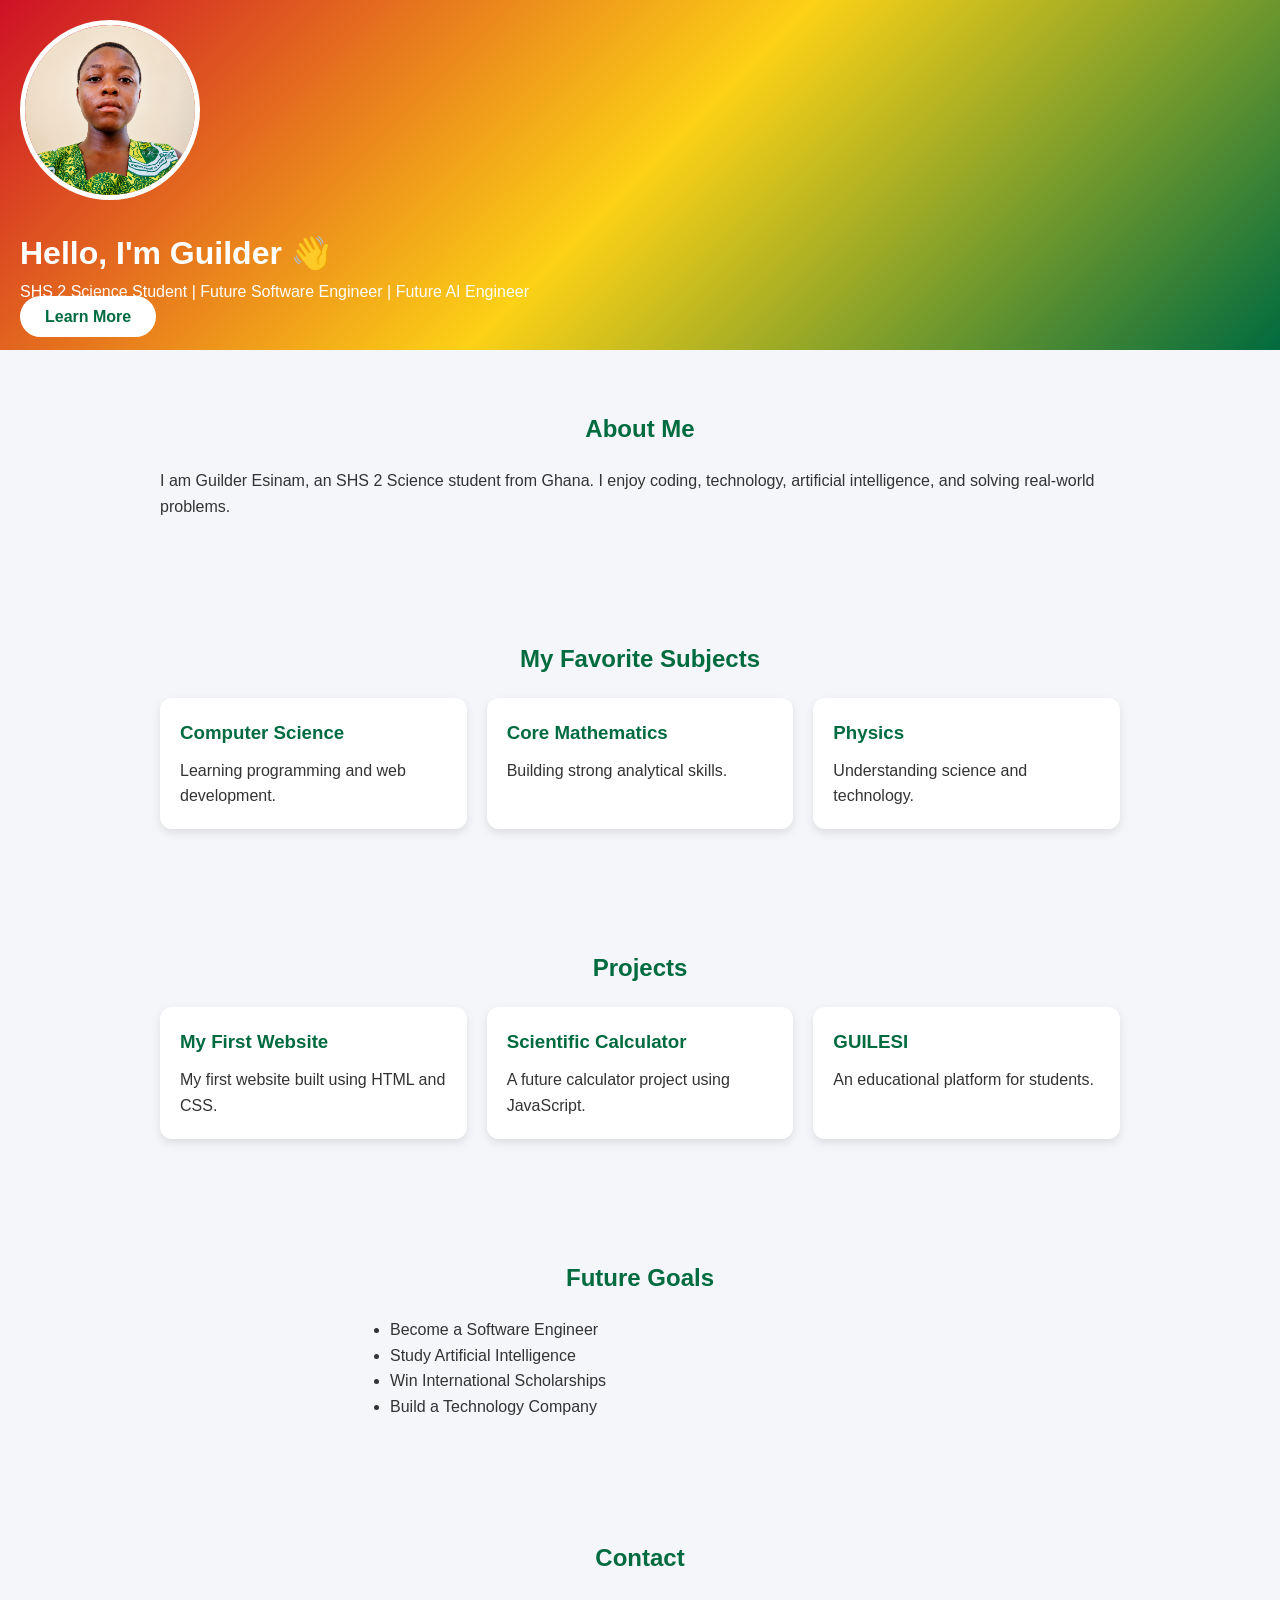
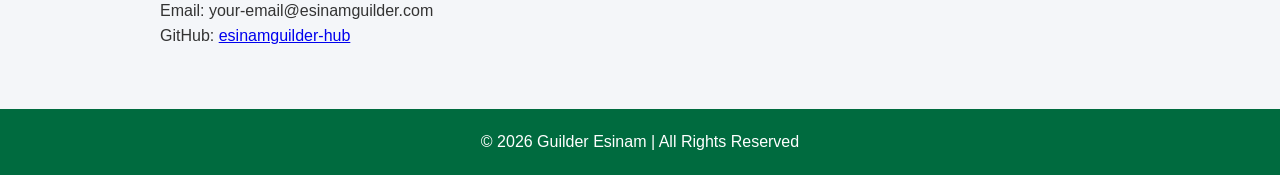
<file: index.html>
<!DOCTYPE html>
<html lang="en">
<head>
<meta charset="UTF-8">
<meta name="viewport" content="width=device-width, initial-scale=1.0">
<title>Guilder Esinam | Portfolio</title>
<link rel="stylesheet" href="style.css">
</head>

<body>
<header>
<div>
<img src="profile.png" alt="Guilder Esinam" class="profile-pic">

<h1>Hello, I'm Guilder 👋</h1>

<p>
SHS 2 Science Student |
Future Software Engineer |
Future AI Engineer
</p>

<a href="#about" class="btn">Learn More</a>

</div>

</header>

<section id="about">

<h2>About Me</h2>

<p>
I am Guilder Esinam, an SHS 2 Science student from Ghana.
I enjoy coding, technology, artificial intelligence,
and solving real-world problems.
</p>

</section>

<section id="subjects">

<h2>My Favorite Subjects</h2>

<div class="cards">

<div class="card">
<h3>Computer Science</h3>
<p>Learning programming and web development.</p>
</div>

<div class="card">
<h3>Core Mathematics</h3>
<p>Building strong analytical skills.</p>
</div>

<div class="card">
<h3>Physics</h3>
<p>Understanding science and technology.</p>
</div>

</div>

</section>

<section id="projects">

<h2>Projects</h2>

<div class="cards">

<div class="card">
<h3>My First Website</h3>
<p>My first website built using HTML and CSS.</p>
</div>

<div class="card">
<h3>Scientific Calculator</h3>
<p>A future calculator project using JavaScript.</p>
</div>

<div class="card">
<h3>GUILESI</h3>
<p>An educational platform for students.</p>
</div>

</div>

</section>

<section id="goals">

<h2>Future Goals</h2>

<ul>
<li>Become a Software Engineer</li>
<li>Study Artificial Intelligence</li>
<li>Win International Scholarships</li>
<li>Build a Technology Company</li>
</ul>

</section>

<section id="contact">

<h2>Contact</h2>

<p>Email: your-email@esinamguilder.com</p>

<p>
GitHub:
<a href="https://github.com/esinamguilder-hub" target="_blank">
esinamguilder-hub
</a>
</p>

</section>

<footer>

<p>
© 2026 Guilder Esinam | All Rights Reserved
</p>

</footer>

</body>
    </html>
</file>
<file: style.css>
*{
margin:0;
padding:0;
box-sizing:border-box;
}

body{
font-family:Arial,sans-serif;
background:#f4f6f9;
color:#333;
line-height:1.6;
}

header{
background:linear-gradient(
135deg,
#ce1126,
#fcd116,
#006b3f
);
color:white;
padding:20px;
}

nav{
display:flex;
justify-content:space-between;
align-items:center;
flex-wrap:wrap;
}

nav ul{
list-style:none;
display:flex;
gap:20px;
}

nav a{
color:white;
text-decoration:none;
font-weight:bold;
}

.hero{
text-align:center;
padding:60px 20px;
}

.profile-pic{
width:180px;
height:180px;
border-radius:50%;
object-fit:cover;
border:5px solid white;
margin-bottom:20px;
}

.hero h1{
font-size:3rem;
margin-bottom:10px;
}

.hero p{
font-size:1.2rem;
margin-bottom:20px;
}

.btn{
background:white;
color:#006b3f;
padding:12px 25px;
text-decoration:none;
border-radius:30px;
font-weight:bold;
}

section{
padding:60px 20px;
max-width:1000px;
margin:auto;
}

section h2{
text-align:center;
margin-bottom:20px;
color:#006b3f;
}

.cards{
display:grid;
grid-template-columns:repeat(auto-fit,minmax(250px,1fr));
gap:20px;
}

.card{
background:white;
padding:20px;
border-radius:12px;
box-shadow:0 4px 10px rgba(0,0,0,0.1);
}

.card h3{
margin-bottom:10px;
color:#006b3f;
}

#goals ul{
max-width:500px;
margin:auto;
}

footer{
background:#006b3f;
color:white;
text-align:center;
padding:20px;
}
.avatar{
width:180px;
height:180px;
border-radius:50%;
background:white;
color:#006b3f;
font-size:70px;
font-weight:bold;
display:flex;
justify-content:center;
align-items:center;
margin:0 auto 20px;
border:5px solid white;
  }
</file>
